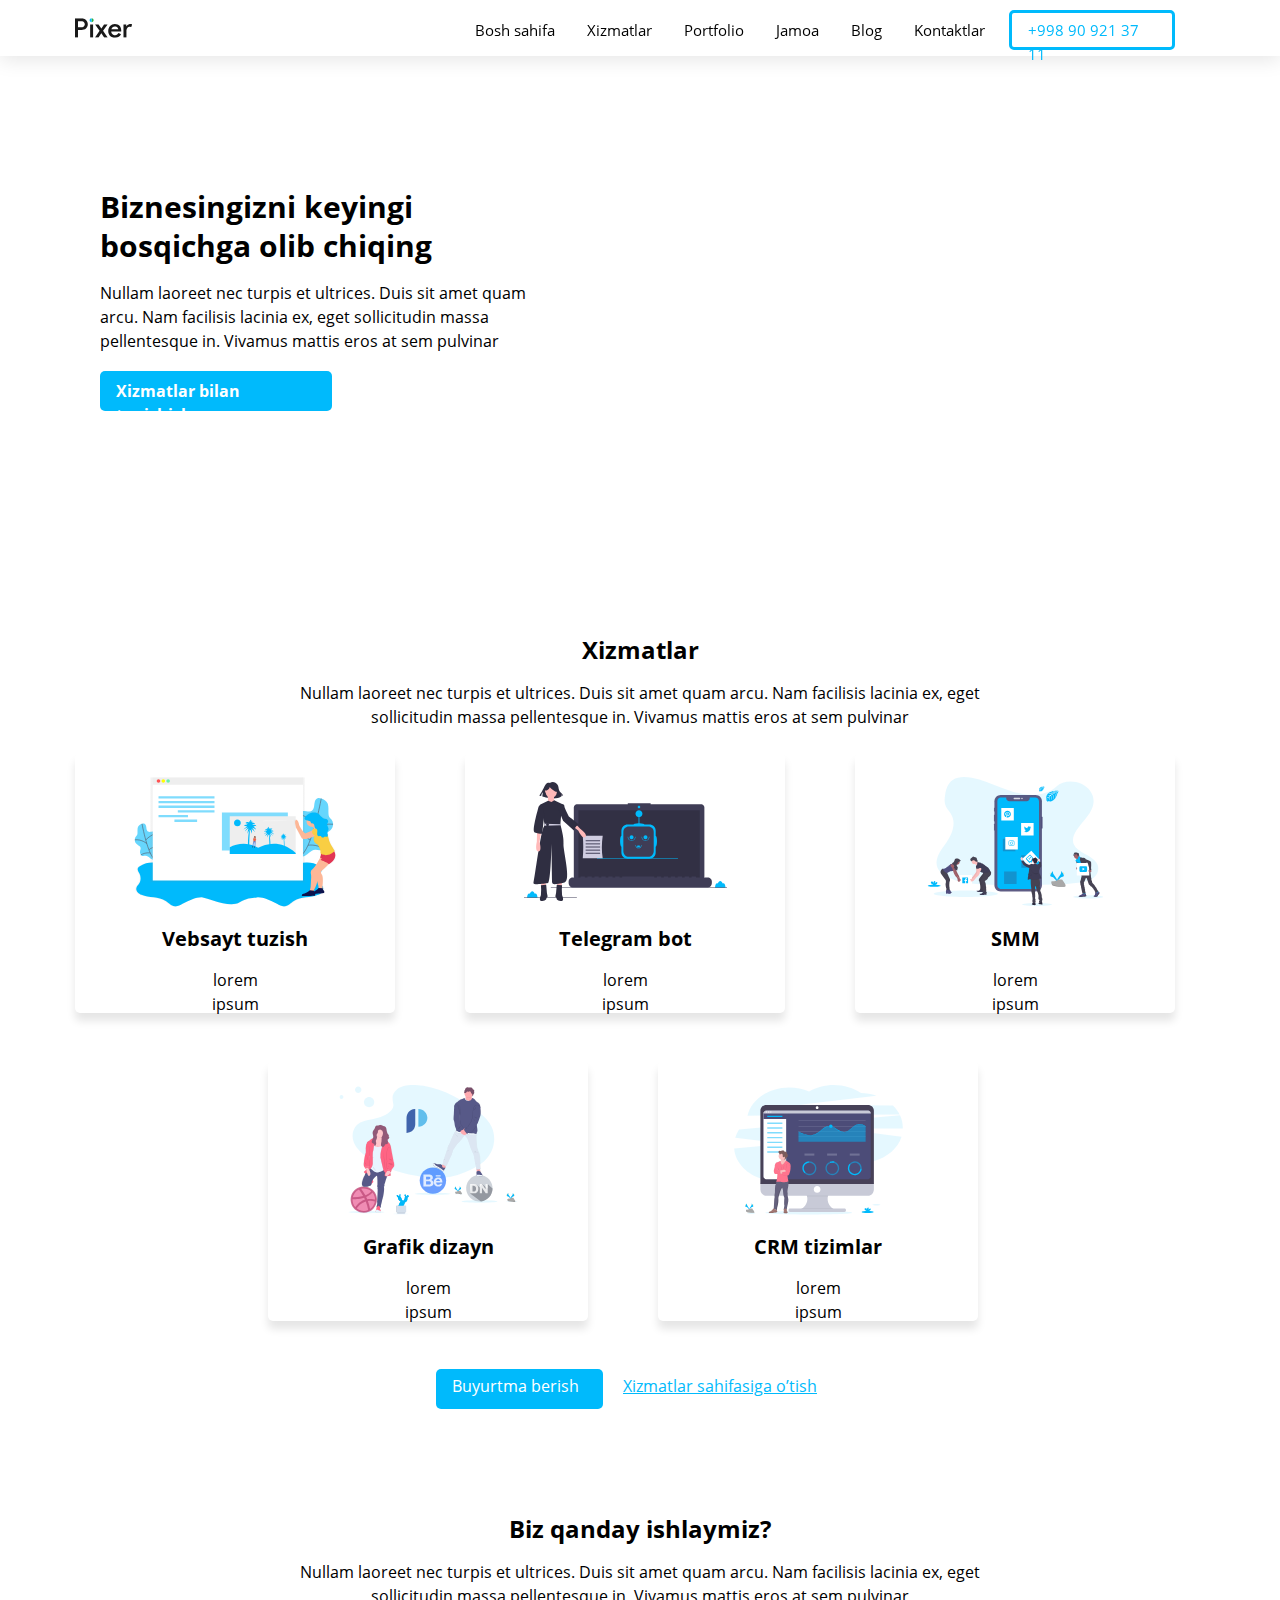
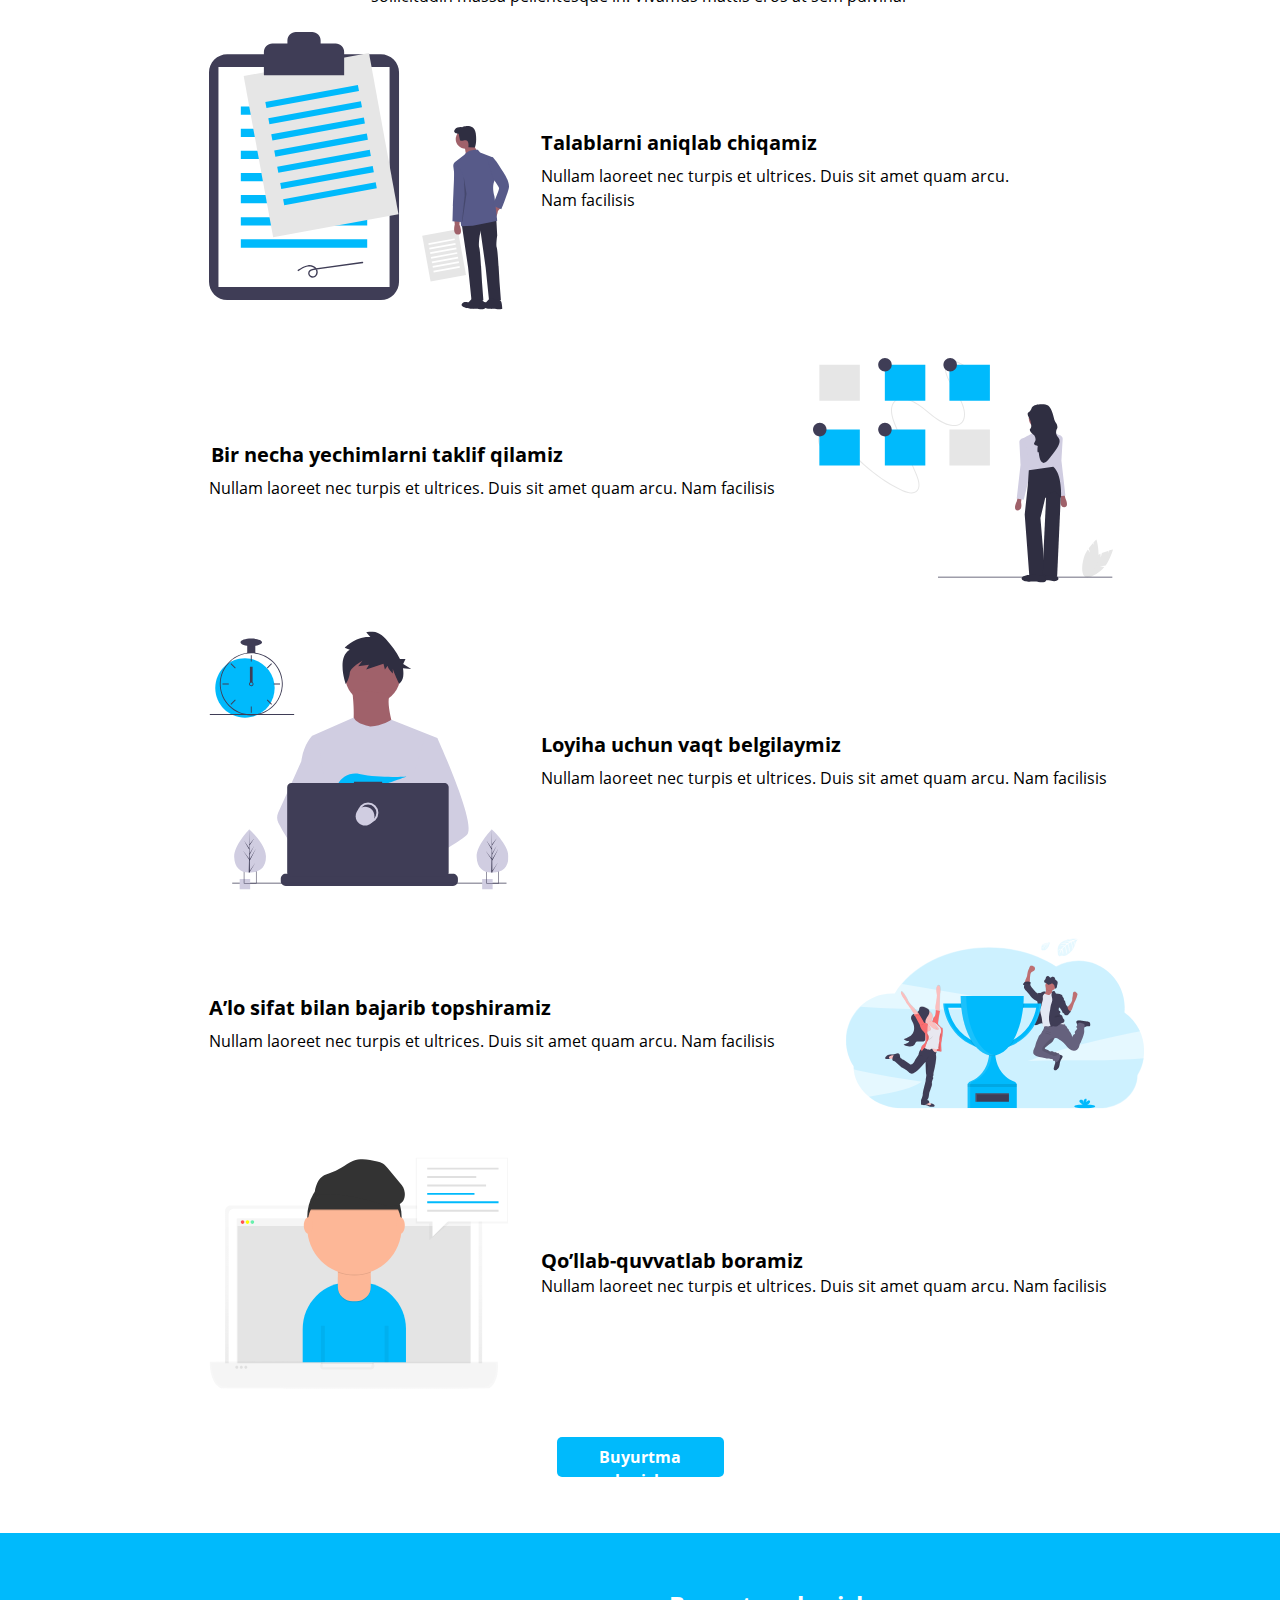
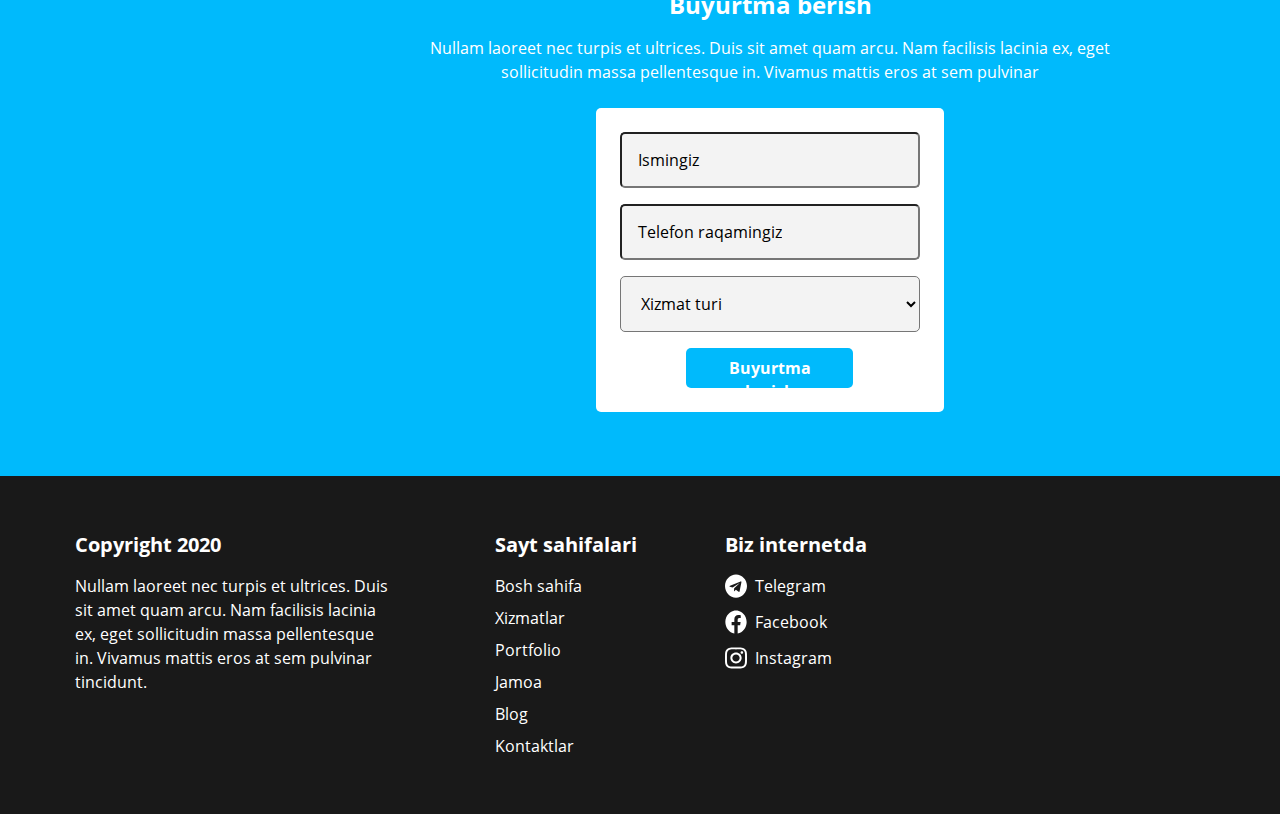
<file: index.html>
<!DOCTYPE html>
<html lang="en">

<head>
    <meta charset="UTF-8">
    <meta http-equiv="X-UA-Compatible" content="IE=edge">
    <meta name="viewport" content="width=device-width, initial-scale=1.0">
    <title>imtihon</title>
    <link rel="stylesheet" href="./css/normalize.css">
    <link rel="stylesheet" href="./css/fonts.css">
    <link rel="stylesheet" href="./css/styleprefixmini.css">
</head>

<body>

    <header class="header">
        <div class="container">
            <div class="pixer">


                <nav class="nav">
                    <ul class="header_right">
                        <li> <img class="logo_img" src="./img/pixer-logo.svg" alt="logo" width="58.11" height="20"></li>
                        <li class="header_right_item"><a class="nav_link" href="#">Bosh sahifa</a></li>
                        <li class="header_right_item"><a class="nav_link xizmat_service" href="#">Xizmatlar</a>
                            <ul class="drop_menu">
                                <li class="drop_menu_item"><a class="drop_link" href="#">Vebsayt</a></li>
                                <li class="drop_menu_item"><a class="drop_link" href="#">Telegram bot</a></li>
                                <li class="drop_menu_item"><a class="drop_link" href="#">SMM</a></li>
                                <li class="drop_menu_item"><a class="drop_link" href="#">Grafik dizayn</a></li>
                                <li class="drop_menu_item"><a class="drop_link" href="#">CRM tizim</a></li>
                            </ul>
                        </li>
                        <li class="header_right_item"><a class="nav_link" href="#">Portfolio</a></li>
                        <li class="header_right_item"><a class="nav_link" href="#">Jamoa</a></li>
                        <li class="header_right_item"><a class="nav_link" href="#">Blog</a></li>
                        <li class="header_right_item contact"><a class="nav_link" href="#">Kontaktlar</a></li>
                        <li class="header_right_item "><a class="tel_link " href="tel">
                                <p class="tel_number">+998 90 921 37 11</p>
                            </a></li>

                    </ul>
                </nav>

            </div>

        </div>
    </header>

    <main class="main">
        <section class="section_one">
            <div class="container">
                <div class="page_one">
                    <div class="info_one">
                        <h1 class="info_one_title">Biznesingizni keyingi bosqichga
                            olib chiqing</h1>
                        <p class="info_one_text">Nullam laoreet nec turpis et ultrices. Duis sit amet quam arcu. Nam
                            facilisis lacinia ex, eget sollicitudin massa pellentesque in. Vivamus mattis eros at sem
                            pulvinar</p>
                        <a class="service_link" href="#">
                            <p class="servise_text">Xizmatlar bilan tanishish</p>
                        </a>
                    </div>
                    <iframe class="video" width="458" height="258" src="https://www.youtube.com/embed/3KAn4tChGa0"
                        title="YouTube video player" frameborder="0"
                        allow="accelerometer; autoplay; clipboard-write; encrypted-media; gyroscope; picture-in-picture"
                        allowfullscreen></iframe>

                </div>

            </div>
        </section>
        <section   class="section_two">
            <div class="container">
                
                    <h3 class="page_two_title">Xizmatlar</h3>
                <p class="page_two_text">Nullam laoreet nec turpis et ultrices. Duis sit amet quam arcu. Nam facilisis
                    lacinia ex, eget sollicitudin massa pellentesque in. Vivamus mattis eros at sem pulvinar</p>
                <ul class="service_menu">
                    <li class="menu_item"><img class="vebsayt_img" src="./img/vebsayt.svg" alt="vebsayt" width="203"
                            height="130">
                        <h3 class="vebsayt_title">Vebsayt tuzish</h3>
                        <p class="vebsayt_text">lorem ipsum</p>
                    </li>
                    <li class="menu_item"><img class="vebsayt_img" src="./img/bot-illustration.svg" alt="telegram bot" width="203"
                            height="130">
                        <h3 class="vebsayt_title">Telegram bot</h3>
                        <p class="vebsayt_text">lorem ipsum</p>
                    </li>
                    <li class="menu_item"><img class="vebsayt_img" src="./img/smm-illustration.svg" alt="smm" width="203"
                            height="130">
                        <h3 class="vebsayt_title">SMM</h3>
                        <p class="vebsayt_text">lorem ipsum</p>
                    </li>
                    <li class="menu_item four"><img class="vebsayt_img" src="./img/design-illustration.svg" alt="design"
                            width="203" height="130">
                        <h3 class="vebsayt_title">Grafik dizayn</h3>
                        <p class="vebsayt_text">lorem ipsum</p>
                    </li>
                    <li class="menu_item "><img class="vebsayt_img" src="./img/crm-illustration.svg" alt="crm" width="203"
                            height="130">
                        <h3 class="vebsayt_title">CRM tizimlar</h3>
                        <p class="vebsayt_text">lorem ipsum</p>
                    </li>


                </ul>

                <a class="buyurtma_link" href="#5">Buyurtma berish</a>
                <a class="xizmatlar_link" href="./xizmat.html">Xizmatlar sahifasiga o’tish</a>
               
            </div>
        </section>

        <section class="section_three">
            <div class="container">
                <h3 class="page_three_title">Biz qanday ishlaymiz?</h3>
                <p class="page_three_text">Nullam laoreet nec turpis et ultrices. Duis sit amet quam arcu. Nam facilisis
                    lacinia ex, eget sollicitudin massa pellentesque in. Vivamus mattis eros at sem pulvinar</p>
                <div class="box_one">
                    <img class="box_one_img" src="./img/image_one.svg" alt="image" width="300" height="278">
                    <div>
                        <h4 class="box_one_title">Talablarni aniqlab chiqamiz</h4>
                        <p class="box_one_text">Nullam laoreet nec turpis et ultrices. Duis sit amet quam arcu. Nam
                            facilisis</p>
                    </div>
                </div>
                <div class="box_two">
                    <div class="taklif">
                        <h4 class="box_two_title">Bir necha yechimlarni taklif qilamiz</h4>
                        <p class="box_two_text">Nullam laoreet nec turpis et ultrices. Duis sit amet quam arcu. Nam
                            facilisis</p>
                    </div>

                    <img class="box_two_img" src="./img/image_two.svg" alt="image" width="300" height="225">

                </div>

                <div class="box_three">
                    <img class="box_three_img" src="./img/image_three.svg" alt="image" width="300" height="259">

                    <div>
                        <h4 class="box_three_title">Loyiha uchun vaqt belgilaymiz</h4>
                        <p class="box_three_text">Nullam laoreet nec turpis et ultrices. Duis sit amet quam arcu. Nam
                            facilisis</p>
                    </div>


                </div>

                <div class="box_four">
                    <div>
                        <h4 class="box_four_title">A’lo sifat bilan bajarib topshiramiz</h4>
                        <p class="box_four_text">Nullam laoreet nec turpis et ultrices. Duis sit amet quam arcu. Nam
                            facilisis</p>
                    </div>
                    <img class="box_four_img" src="./img/image_four.svg" alt="image" width="300" height="171">


                </div>


                <div class="box_five">
                    <img class="box_five_img" src="./img/image_five.svg" alt="image" width="300" height="232">
                    <div>
                        <h4 class="box_five_title">Qo’llab-quvvatlab boramiz</h4>
                        <p class="box_five_text">Nullam laoreet nec turpis et ultrices. Duis sit amet quam arcu. Nam
                            facilisis</p>
                    </div>

                </div>


                <a class="box_link" href="#5">
                    <p class="box_link_text">Buyurtma berish</p>
                </a>

            </div>
        </section>

        <section id="5" class="section_four">
            <div class="container">
                <h3 class="section_four_title">Buyurtma berish</h3>
                <p class="section_four_text">Nullam laoreet nec turpis et ultrices. Duis sit amet quam arcu. Nam
                    facilisis lacinia ex, eget sollicitudin massa pellentesque in. Vivamus mattis eros at sem pulvinar
                </p>

                <div class="infotmation">
                  


                    <form method="POST" action="http://echo.htmlacademy.ru">
                        <input minlength="3" maxlength="15" class="baza" name="user_name" type="text" placeholder="Ismingiz" required>

                        <input class="baza" name="user_phone" pattern="^(?:\d{10,12}|\+\d{10,12}|\w+@\w+\.\w{2,4})$" type="tel" placeholder="Telefon raqamingiz" required>

                        <select class="select" name="user_service" id="">
                            <option selected disabled value="Xizmat turi">Xizmat turi</option>
                            <option value="Vebsayt">Vebsayt</option>
                            <option value="Telegram bot">Telegram bot</option>
                            <option value="SMM">SMM</option>
                            <option value="Grafik dizayn">Grafik dizayn</option>
                            <option value="CRM tizim">CRM tizim</option>
                        </select>

                        <button class="button" type="submit"><p class="button_text">Buyurtma berish</p></button>

                    </form>





                </div>


            </div>
        </section>

      
    </main>


    <footer class="footer">
        <div class="container">
            <div class="footer_var">
                <div class="footer_menu_one">
                    <h4 class="footer_menu_one_title">Copyright 2020</h4>
                    <p class="footer_menu_one_text">Nullam laoreet nec turpis et ultrices. Duis sit amet quam arcu.
                        Nam facilisis lacinia ex, eget sollicitudin massa pellentesque in. Vivamus mattis eros at
                        sem pulvinar tincidunt.</p>
                </div>
                <ul class="footer_menu_two">
                    <h4 class="footer_menu_two_title">Sayt sahifalari</h4>
                    <li class="footer_menu_two_text"><a class="footer_two_link" href="#">Bosh sahifa</a></li>
                    <li class="footer_menu_two_text"><a class="footer_two_link" href="#">Xizmatlar</a></li>
                    <li class="footer_menu_two_text"><a class="footer_two_link" href="#">Portfolio</a></li>
                    <li class="footer_menu_two_text"><a class="footer_two_link" href="#">Jamoa</a></li>
                    <li class="footer_menu_two_text"><a class="footer_two_link" href="#">Blog</a></li>
                    <li class="footer_menu_two_text"><a class="footer_two_link" href="#">Kontaktlar</a></li>
                </ul>
                <ul class="footer_menu_three">
                    <h4 class="footer_menu_three_title">Biz internetda</h4>
                    <li class="footer_menu_three_text"><img class="footer_img" src="./img/teleg.svg" alt="telegram"
                            width="22" height="24"><a class="tarmoq_link" href="#">Telegram</a></li>
                    <li class="footer_menu_three_text"><img class="footer_img" src="./img/facebook.svg"
                            alt="facebook" width="22" height="24"><a class="tarmoq_link" href="#">Facebook</a></li>
                    <li class="footer_menu_three_text"><img class="footer_img" src="./img/instagram.svg"
                            alt="instagram" width="22" height="24"><a class="tarmoq_link" href="#">Instagram</a>
                    </li>
                </ul>

            </div>
        </div>
    </footer>



</body>

</html>
</file>
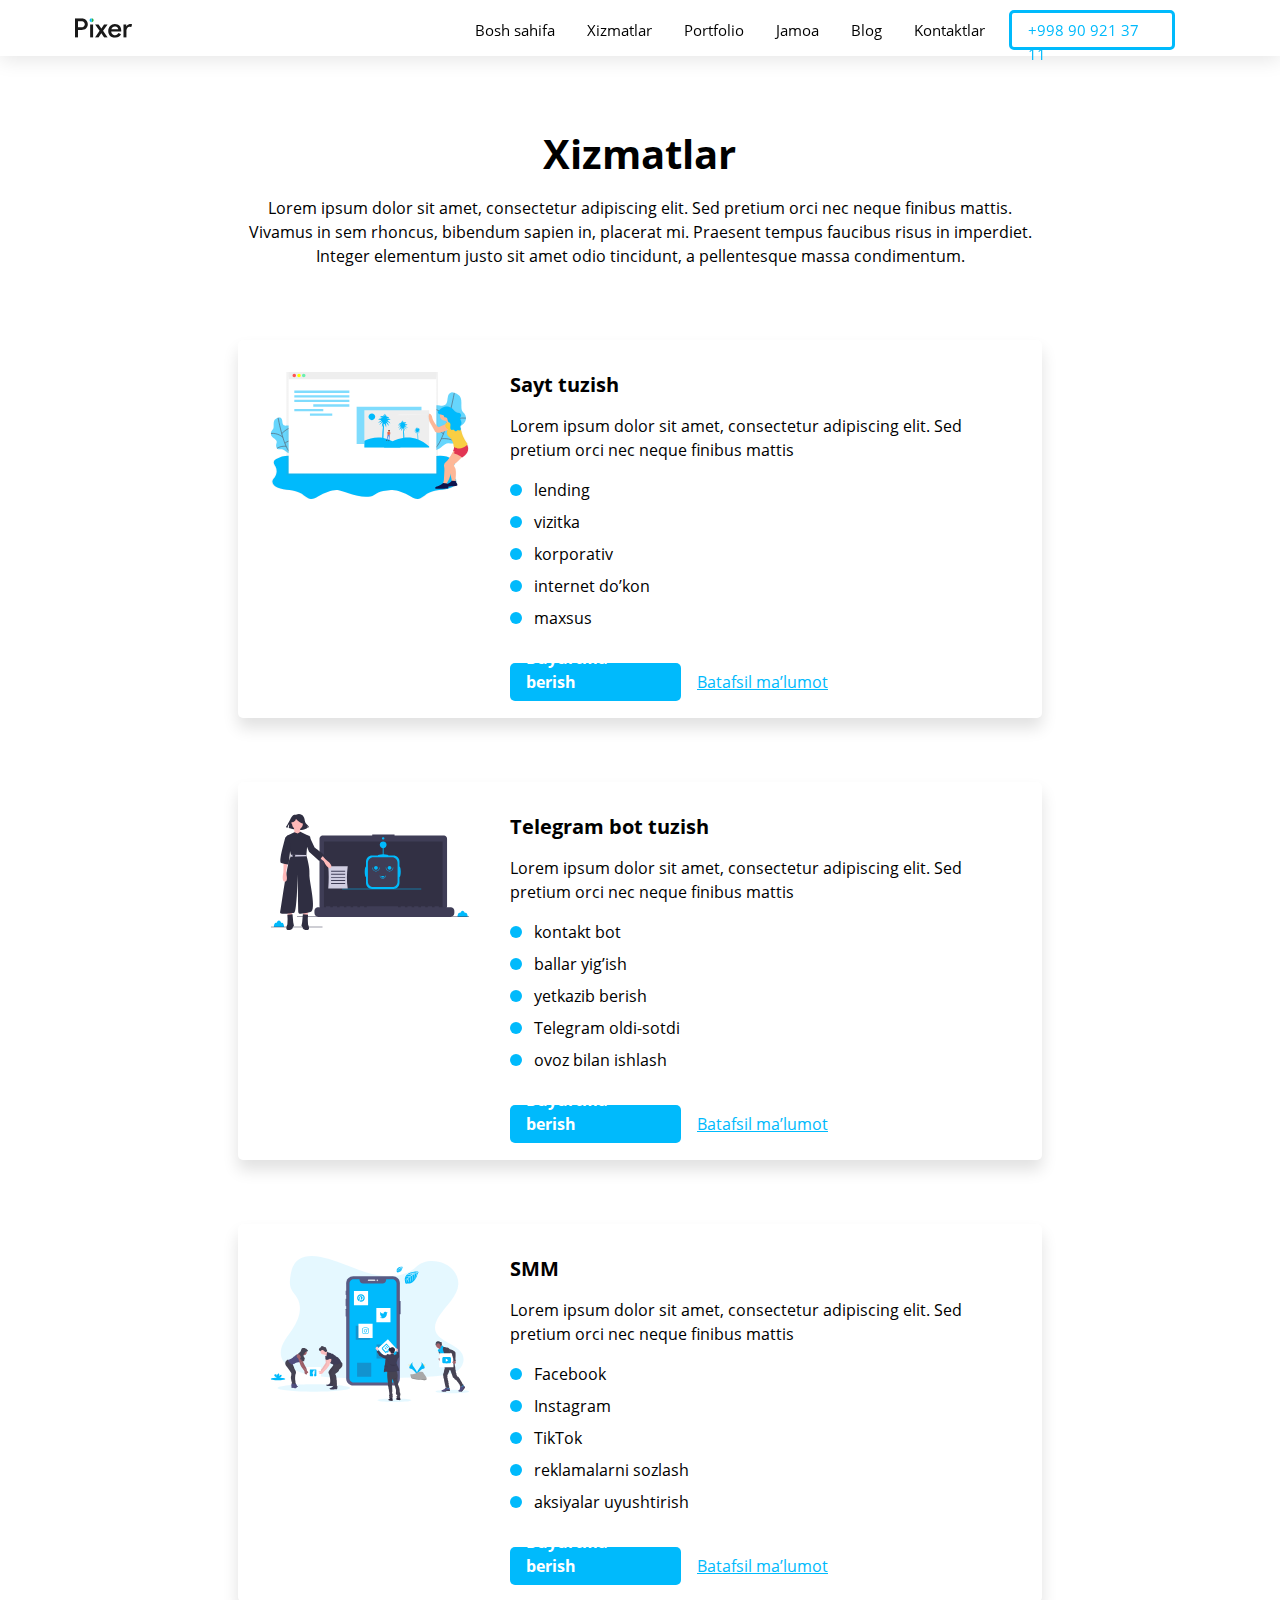
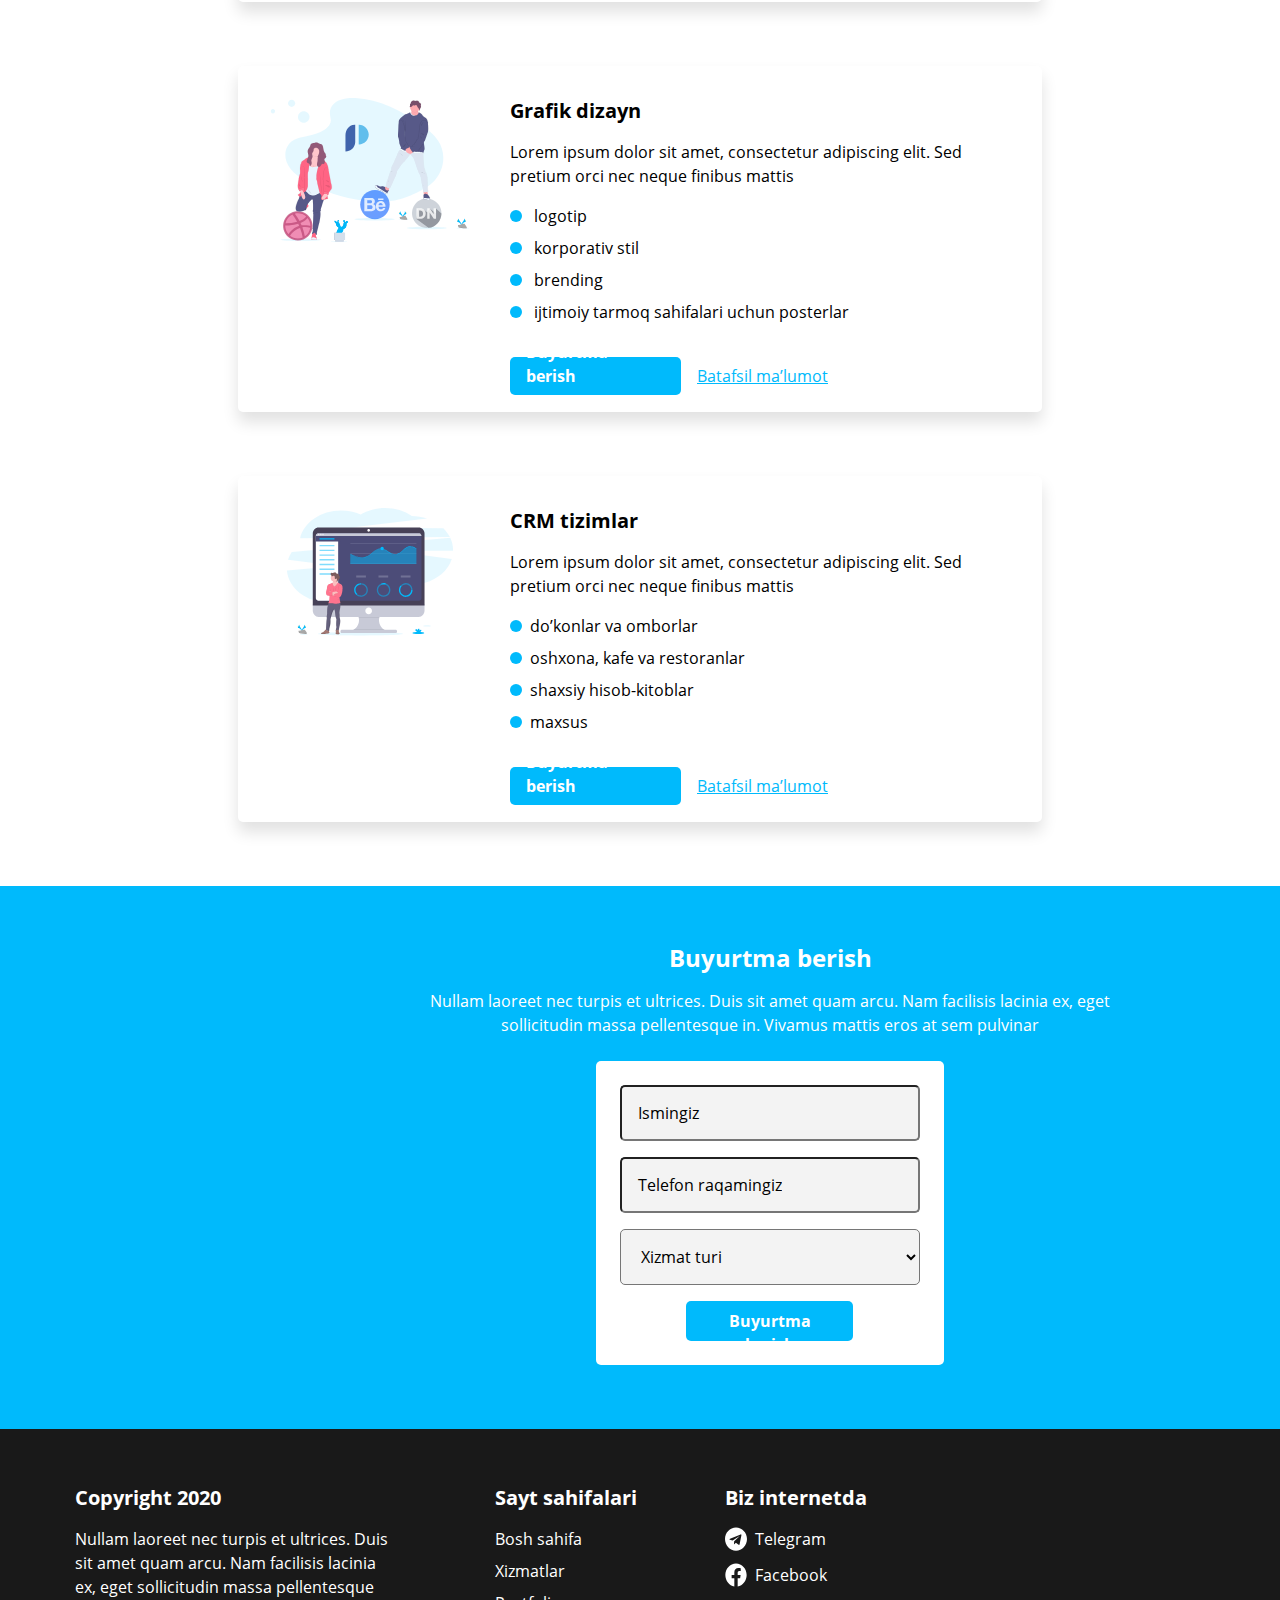
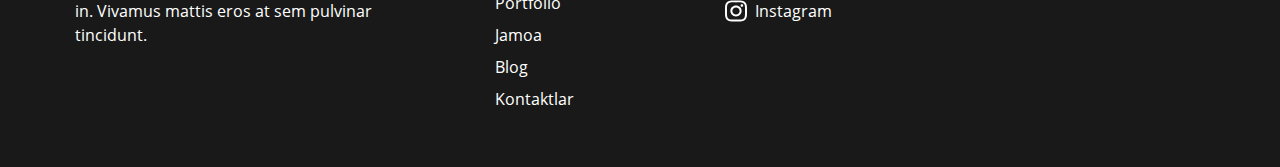
<file: xizmat.html>
<!DOCTYPE html>
<html lang="en">

<head>
    <meta charset="UTF-8">
    <meta http-equiv="X-UA-Compatible" content="IE=edge">
    <meta name="viewport" content="width=device-width, initial-scale=1.0">
    <title>Xizmatlar</title>
    <link rel="stylesheet" href="./css/normalize.css">
    <link rel="stylesheet" href="./css/fonts.css">
    <link rel="stylesheet" href="./css/xizmatprefixmini.css">
</head>

<body>

    <header class="header">
        <div class="container">
            <div class="pixer">


                <nav class="nav">
                    <ul class="header_right">
                        <li> <img class="logo_img" src="./img/pixer-logo.svg" alt="logo" width="58.11" height="20"></li>
                        <li class="header_right_item"><a class="nav_link" href="#">Bosh sahifa</a></li>
                        <li class="header_right_item"><a class="nav_link xizmat_service" href="#">Xizmatlar</a>
                            <ul class="drop_menu">
                                <li class="drop_menu_item"><a class="drop_link" href="#">Vebsayt</a></li>
                                <li class="drop_menu_item"><a class="drop_link" href="#">Telegram bot</a></li>
                                <li class="drop_menu_item"><a class="drop_link" href="#">SMM</a></li>
                                <li class="drop_menu_item"><a class="drop_link" href="#">Grafik dizayn</a></li>
                                <li class="drop_menu_item"><a class="drop_link" href="#">CRM tizim</a></li>
                            </ul>
                        </li>
                        <li class="header_right_item"><a class="nav_link" href="#">Portfolio</a></li>
                        <li class="header_right_item"><a class="nav_link" href="#">Jamoa</a></li>
                        <li class="header_right_item"><a class="nav_link" href="#">Blog</a></li>
                        <li class="header_right_item contact"><a class="nav_link" href="#">Kontaktlar</a></li>
                        <li class="header_right_item "><a class="tel_link " href="tel">
                                <p class="tel_number">+998 90 921 37 11</p>
                            </a></li>

                    </ul>
                </nav>

            </div>

        </div>
    </header>

    <main class="main_two">
        <section class="xizmatlar">
            <div class="container">
                <div>
                    <h1 class="xizmatlar_title">Xizmatlar</h1>

                    <p class="xizmatlar_text">Lorem ipsum dolor sit amet, consectetur adipiscing elit. Sed pretium orci
                        nec neque finibus mattis. Vivamus in sem rhoncus, bibendum sapien in, placerat mi. Praesent
                        tempus faucibus risus in imperdiet. Integer elementum justo sit amet odio tincidunt, a
                        pellentesque massa condimentum.</p>
                </div>
            </div>
        </section>

        <section class="service_information">

            <div class="container">
                <ul class="info_box_menu">


                    <li class="info_box">
                        <img class="info_box_img" src="./img/website.svg" alt=" website" width="200" height="128">
                        <div class="number_one">
                            <h3 class="number_one_title">Sayt tuzish</h3>
                            <p class="number_one_text">Lorem ipsum dolor sit amet, consectetur adipiscing elit. Sed
                                pretium orci nec neque finibus mattis</p>
                            <ul class="qator">
                                <li class="qator_1">
                                    <div class="doira"></div> lending
                                </li>
                                <li class="qator_1">
                                    <div class="doira"></div> vizitka
                                </li>
                                <li class="qator_1">
                                    <div class="doira"></div> korporativ
                                </li>
                                <li class="qator_1">
                                    <div class="doira"></div> internet do’kon
                                </li>
                                <li class="qator_1">
                                    <div class="doira"></div> maxsus
                                </li>
                            </ul>
                            <a class="info_box_link" href="#4">
                                <p class="info_box_word">Buyurtma berish</p>
                            </a>

                            <a class="batafsil" href="#">Batafsil ma’lumot</a>
                        </div>
                    </li>

                    <li class="info_box">
                        <img class="info_box_img" src="./img/bot-illustration.svg" alt="bot" width="200" height="117">
                        <div class="number_one">
                            <h3 class="number_one_title">Telegram bot tuzish</h3>
                            <p class="number_one_text">Lorem ipsum dolor sit amet, consectetur adipiscing elit. Sed
                                pretium orci nec neque finibus mattis</p>
                            <ul class="qator">
                                <li class="qator_1">
                                    <div class="doira"></div> kontakt bot
                                </li>
                                <li class="qator_1">
                                    <div class="doira"></div> ballar yig’ish
                                </li>
                                <li class="qator_1">
                                    <div class="doira"></div> yetkazib berish
                                </li>
                                <li class="qator_1">
                                    <div class="doira"></div> Telegram oldi-sotdi
                                </li>
                                <li class="qator_1">
                                    <div class="doira"></div> ovoz bilan ishlash
                                </li>
                            </ul>
                            <a class="info_box_link" href="#4">
                                <p class="info_box_word">Buyurtma berish</p>
                            </a>

                            <a class="batafsil" href="#">Batafsil ma’lumot</a>
                        </div>
                    </li>
                    <li class="info_box">
                        <img class="info_box_img" src="./img/smm-illustration.svg" alt=" website" width="200"
                            height="147">
                        <div class="number_one">
                            <h3 class="number_one_title">SMM</h3>
                            <p class="number_one_text">Lorem ipsum dolor sit amet, consectetur adipiscing elit. Sed
                                pretium orci nec neque finibus mattis</p>
                            <ul class="qator">
                                <li class="qator_1">
                                    <div class="doira"></div> Facebook
                                </li>
                                <li class="qator_1">
                                    <div class="doira"></div> Instagram
                                </li>
                                <li class="qator_1">
                                    <div class="doira"></div> TikTok
                                </li>
                                <li class="qator_1">
                                    <div class="doira"></div> reklamalarni sozlash
                                </li>
                                <li class="qator_1">
                                    <div class="doira"></div> aksiyalar uyushtirish
                                </li>
                            </ul>
                            <a class="info_box_link" href="#4">
                                <p class="info_box_word">Buyurtma berish</p>
                            </a>

                            <a class="batafsil" href="#">Batafsil ma’lumot</a>
                        </div>
                    </li>
                    <li class="info_box_design">
                        <img class="info_box_img" src="./img/design-illustration.svg" alt=" website" width="200"
                            height="145">
                        <div class="number_one">
                            <h3 class="number_one_title">Grafik dizayn</h3>
                            <p class="number_one_text">Lorem ipsum dolor sit amet, consectetur adipiscing elit. Sed
                                pretium orci nec neque finibus mattis</p>
                            <ul class="qator">
                                <li class="qator_1">
                                    <div class="doira"></div> logotip
                                </li>
                                <li class="qator_1">
                                    <div class="doira"></div> korporativ stil
                                </li>
                                <li class="qator_1">
                                    <div class="doira"></div> brending
                                </li>
                                <li class="qator_1 qator_2">
                                    <div class="doira"></div> ijtimoiy tarmoq sahifalari uchun posterlar
                                </li>

                            </ul>
                            <a class="info_box_link" href="#4">
                                <p class="info_box_word">Buyurtma berish</p>
                            </a>

                            <a class="batafsil" href="#">Batafsil ma’lumot</a>
                        </div>
                    </li>
                    <li class="info_box_design">
                        <img class="info_box_img" src="./img/crm-illustration.svg" alt="crm" width="200" height="128">
                        <div class="number_one">
                            <h3 class="number_one_title">CRM tizimlar</h3>  
                            <p class="number_one_text">Lorem ipsum dolor sit amet, consectetur adipiscing elit. Sed
                                pretium orci nec neque finibus mattis</p>
                            <ul class="qator">
                                <li class="qator_1">
                                    <div class="doira"></div>do’konlar va omborlar
                                </li>
                                <li class="qator_1">
                                    <div class="doira"></div>oshxona, kafe va restoranlar
                                </li>
                                <li class="qator_1">
                                    <div class="doira"></div>shaxsiy hisob-kitoblar
                                </li>
                                <li class="qator_1 qator_2">
                                    <div class="doira"></div>maxsus
                                </li>

                            </ul>
                            <a class="info_box_link" href="#4">
                                <p class="info_box_word">Buyurtma berish</p>
                            </a>

                            <a class="batafsil" href="#">Batafsil ma’lumot</a>
                        </div>
                    </li>


                </ul>

            </div>


        </section>

        <section id="4" class="section_four">
            <div class="container">
                <h3 class="section_four_title">Buyurtma berish</h3>
                <p class="section_four_text">Nullam laoreet nec turpis et ultrices. Duis sit amet quam arcu. Nam
                    facilisis lacinia ex, eget sollicitudin massa pellentesque in. Vivamus mattis eros at sem pulvinar
                </p>

                <div class="infotmation">



                    <form method="POST" action="http://echo.htmlacademy.ru">
                        <input minlength="3" maxlength="15" class="baza" name="user_name" type="text"
                            placeholder="Ismingiz" required>

                        <input class="baza" name="user_phone" pattern="^(?:\d{10,12}|\+\d{10,12}|\w+@\w+\.\w{2,4})$"
                            type="tel" placeholder="Telefon raqamingiz" required>

                        <select class="select" name="user_service" id="">
                            <option selected disabled value="Xizmat turi">Xizmat turi</option>
                            <option value="Vebsayt">Vebsayt</option>
                            <option value="Telegram bot">Telegram bot</option>
                            <option value="SMM">SMM</option>
                            <option value="Grafik dizayn">Grafik dizayn</option>
                            <option value="CRM tizim">CRM tizim</option>
                        </select>

                        <button class="button" type="submit">
                            <p class="button_text">Buyurtma berish</p>
                        </button>

                    </form>





                </div>


            </div>
        </section>
    </main>




    <footer class="footer">
        <div class="container">
            <div class="footer_var">
                <div class="footer_menu_one">
                    <h4 class="footer_menu_one_title">Copyright 2020</h4>
                    <p class="footer_menu_one_text">Nullam laoreet nec turpis et ultrices. Duis sit amet quam arcu.
                        Nam facilisis lacinia ex, eget sollicitudin massa pellentesque in. Vivamus mattis eros at
                        sem pulvinar tincidunt.</p>
                </div>
                <ul class="footer_menu_two">
                    <h4 class="footer_menu_two_title">Sayt sahifalari</h4>
                    <li class="footer_menu_two_text"><a class="footer_two_link" href="#">Bosh sahifa</a></li>
                    <li class="footer_menu_two_text"><a class="footer_two_link" href="#">Xizmatlar</a></li>
                    <li class="footer_menu_two_text"><a class="footer_two_link" href="#">Portfolio</a></li>
                    <li class="footer_menu_two_text"><a class="footer_two_link" href="#">Jamoa</a></li>
                    <li class="footer_menu_two_text"><a class="footer_two_link" href="#">Blog</a></li>
                    <li class="footer_menu_two_text"><a class="footer_two_link" href="#">Kontaktlar</a></li>
                </ul>
                <ul class="footer_menu_three">
                    <h4 class="footer_menu_three_title">Biz internetda</h4>
                    <li class="footer_menu_three_text"><img class="footer_img" src="./img/teleg.svg" alt="telegram"
                            width="22" height="24"><a class="tarmoq_link" href="#">Telegram</a></li>
                    <li class="footer_menu_three_text"><img class="footer_img" src="./img/facebook.svg" alt="facebook"
                            width="22" height="24"><a class="tarmoq_link" href="#">Facebook</a></li>
                    <li class="footer_menu_three_text"><img class="footer_img" src="./img/instagram.svg" alt="instagram"
                            width="22" height="24"><a class="tarmoq_link" href="#">Instagram</a>
                    </li>
                </ul>

            </div>
        </div>
    </footer>


</body>

</html>
</file>
<file: css/fonts.css>
/* open-sans-regular - latin */
@font-face {
    font-family: 'Open Sans';
    font-style: normal;
    font-weight: 400;
    src: local(''),
         url('../fonts/open-sans-v20-latin-regular.woff2') format('woff2'), /* Chrome 26+, Opera 23+, Firefox 39+ */
         url('../fonts/open-sans-v20-latin-regular.woff') format('woff'); /* Chrome 6+, Firefox 3.6+, IE 9+, Safari 5.1+ */
  }
  /* open-sans-700 - latin */
  @font-face {
    font-family: 'Open Sans';
    font-style: normal;
    font-weight: 700;
    src: local(''),
         url('../fonts/open-sans-v20-latin-700.woff2') format('woff2'), /* Chrome 26+, Opera 23+, Firefox 39+ */
         url('../fonts/open-sans-v20-latin-700.woff') format('woff'); /* Chrome 6+, Firefox 3.6+, IE 9+, Safari 5.1+ */
  }
</file>
<file: css/styleprefixmini.css>
*,::after,::before{-webkit-box-sizing:border-box;box-sizing:border-box;margin:0;padding:0}body{font-family:"Open Sans",Areal,sans-serif;margin:0 auto}.container{width:1130px;margin:0 auto;padding:0}header{position:fixed;top:0;left:0;right:0;height:56px;background:#fff;-webkit-box-shadow:0 4px 20px rgba(0,0,0,.1);box-shadow:0 4px 20px rgba(0,0,0,.1);padding-top:10px}.header:hover{background:#fff;-webkit-box-shadow:0 4px 20px rgba(0,0,0,.1);box-shadow:0 4px 20px rgba(0,0,0,.1)}.pixer{display:-webkit-box;display:-ms-flexbox;display:flex;-webkit-box-pack:justify;-ms-flex-pack:justify;justify-content:space-between;-webkit-box-align:center;-ms-flex-align:center;align-items:center}.logo_img{width:58.11px;height:20px;margin-right:342px}.header_right{list-style-type:none;display:-webkit-box;display:-ms-flexbox;display:flex;-webkit-box-align:center;-ms-flex-align:center;align-items:center}.header_right_item{font-size:15px;line-height:24px;margin-right:32px}.header_right_item:nth-child(8){margin-right:0}.contact{margin-right:24px}.tel_link{text-decoration:none;display:-webkit-box;display:-ms-flexbox;display:flex;padding:8px 16px;width:166px;height:40px;background:#00bafc;border-radius:5px}.header:hover .tel_link{width:166px;height:40px;background:#fff;border:3px solid #00bafc;-webkit-box-sizing:border-box;box-sizing:border-box;border-radius:5px;color:#00bafc;padding:8px 16px;-webkit-box-align:center;-ms-flex-align:center;align-items:center}.header:hover .tel_number{color:#00bafc;width:128px;height:24px;font-weight:400;font-size:15px;line-height:24px}.drop_menu{position:absolute;list-style-type:none;display:none;width:140px;height:230px;left:680px;padding:16px;background:#fff;-webkit-box-shadow:0 4px 24px rgba(0,0,0,.1);box-shadow:0 4px 24px rgba(0,0,0,.1);border-radius:5px}.drop_menu_item{margin-bottom:16px}.drop_menu_item:nth-child(5){margin-bottom:0}.xizmat_service:hover+.drop_menu{display:block}.drop_link{height:24px;font-weight:400;font-size:16px;line-height:24px;color:#000}.tel_number{width:128px;height:24px;font-weight:400;font-size:15px;line-height:24px;color:#fff}a{text-decoration:none}.nav_link{width:73px;height:24px;font-weight:400;font-size:15px;line-height:24px;color:#000}.section_one{padding:80px 100px}.page_one{display:-webkit-box;display:-ms-flexbox;display:flex;-webkit-box-pack:justify;-ms-flex-pack:justify;justify-content:space-between;-webkit-box-align:center;-ms-flex-align:center;align-items:center;margin:0 auto;height:418px;background:#fff}.info_one{margin-right:172px}.info_one_title{width:470px;height:78px;font-weight:700;font-size:30px;line-height:130%;color:#000;margin-bottom:16px}.info_one_text{width:465px;height:74px;font-weight:400;font-size:16px;line-height:24px;color:#000;margin-bottom:16px}.service_link{display:-webkit-box;display:-ms-flexbox;display:flex;-webkit-box-orient:horizontal;-webkit-box-direction:normal;-ms-flex-direction:row;flex-direction:row;-webkit-box-align:center;-ms-flex-align:center;align-items:center;padding:8px 16px;width:232px;height:40px;background:#00bafc;border-radius:5px}.service_link:hover{background:rgba(0,186,252,.8);border-radius:5px}.service_link:checked{background:rgba(0,186,252,.6);border-radius:5px}.servise_text{width:200px;height:24px;font-weight:700;font-size:16px;line-height:24px;color:#fff}.section_two{width:1130px;height:879px;padding:56px 0;background:#fff;margin:0 auto}.page_two_title{width:117px;height:31px;font-weight:700;font-size:24px;line-height:130%;text-align:center;color:#000;margin:0 auto;margin-bottom:16px}.page_two_text{width:719px;height:48px;font-weight:400;font-size:16px;line-height:24px;text-align:center;color:#000;margin:0 auto;margin-bottom:24px}.service_menu{display:-webkit-box;display:-ms-flexbox;display:flex;-webkit-box-sizing:border-box;box-sizing:border-box;-ms-flex-wrap:wrap;flex-wrap:wrap;list-style-type:none}.menu_item{width:320px;height:260px;padding:24px 58.6px;background:#fff;-webkit-box-shadow:0 8px 8px rgba(0,0,0,.1);box-shadow:0 8px 8px rgba(0,0,0,.1);border-radius:5px;margin-right:70px;margin-bottom:48px}.menu_item:hover{background:#fff;-webkit-box-shadow:0 12px 21px rgba(0,0,0,.1);box-shadow:0 12px 21px rgba(0,0,0,.1);border-radius:5px}.menu_item:checked{background:#fff;-webkit-box-shadow:0 4px 4px rgba(0,0,0,.2);box-shadow:0 4px 4px rgba(0,0,0,.2);border-radius:5px}.menu_item:nth-child(3){margin-right:0}.four{margin-left:193px}.vebsayt_img{width:203px;height:130px;margin-bottom:16px}.vebsayt_title{width:146px;height:26px;font-weight:700;font-size:20px;line-height:130%;text-align:center;color:#000;margin:0 auto;margin-bottom:16px}.vebsayt_text{width:95px;height:24px;font-weight:400;font-size:16px;line-height:24px;text-align:center;color:#000;margin:0 auto}.buyurtma_link{margin-left:361px;width:167px;height:40px;display:inline-block;background:#00bafc;border-radius:5px;padding:8px 16px;color:#fff;margin-right:16px}.buyurtma_link:hover{background:rgba(0,186,252,.8);border-radius:5px}.buyurtma_link:checked{background:rgba(0,186,252,.6);border-radius:5px}.xizmatlar_link{font-weight:400;font-size:16px;line-height:24px;text-align:center;-webkit-text-decoration-line:underline;text-decoration-line:underline;color:#00bafc}.section_three{width:1130px;height:1675.81px;background:#fff;padding:56px 0;margin:0 auto}.page_three_title{width:262px;height:31px;font-weight:700;font-size:24px;line-height:130%;margin:0 auto;color:#000;margin-bottom:16px}.page_three_text{width:719px;height:48px;font-weight:400;font-size:16px;line-height:24px;margin:0 auto;text-align:center;color:#000;margin-bottom:24px}.box_one{margin-left:134px;display:-webkit-box;display:-ms-flexbox;display:flex;-webkit-box-align:center;-ms-flex-align:center;align-items:center;margin-bottom:48px}.box_one_img{width:300px;height:278px;margin-right:32px}.box_one_title{width:277px;height:26px;font-weight:700;font-size:20px;line-height:130%;color:#000;margin-bottom:8px}.box_one_text{width:493px;height:48px;font-weight:400;font-size:16px;line-height:24px;color:#000}.box_two{display:-webkit-box;display:-ms-flexbox;display:flex;margin-left:134px;-webkit-box-align:center;-ms-flex-align:center;align-items:center;margin-bottom:48px}.taklif{margin-right:38px}.box_two_title{width:355px;height:26px;font-weight:700;font-size:20px;line-height:130%;text-align:center;color:#000;margin-bottom:8px}.box_two_text{height:24px;font-weight:400;font-size:16px;line-height:24px;color:#000}.box_two_img{width:300px;height:225px}.box_three{display:-webkit-box;display:-ms-flexbox;display:flex;margin-left:134px;-webkit-box-align:center;-ms-flex-align:center;align-items:center;margin-bottom:48px}.box_three_img{width:300px;height:259px;margin-right:32px}.box_three_title{width:303px;height:26px;font-weight:700;font-size:20px;line-height:130%;margin-bottom:8px;color:#000}.box_three_text{height:24px;font-weight:400;font-size:16px;line-height:24px;color:#000}.box_four{display:-webkit-box;display:-ms-flexbox;display:flex;margin-left:134px;-webkit-box-align:center;-ms-flex-align:center;align-items:center;margin-bottom:48px}.box_four_title{width:343px;height:26px;font-weight:700;font-size:20px;line-height:130%;color:#000;margin-bottom:8px}.box_four_text{height:24px;font-weight:400;font-size:16px;line-height:24px;color:#000}.box_four_img{margin-left:70px;width:300px;height:171px}.box_five{display:-webkit-box;display:-ms-flexbox;display:flex;margin-left:134px;-webkit-box-align:center;-ms-flex-align:center;align-items:center;margin-bottom:48px}.box_five_img{width:300px;height:232px;margin-right:32px}.box_five_title{width:264px;height:26px;font-weight:700;font-size:20px;line-height:130%;color:#000;margin-right:8px}.box_five_text{height:24px;font-weight:400;font-size:16px;line-height:24px;color:#000}.box_link{width:167px;height:40px;display:inline-block;background:#00bafc;border-radius:5px;text-decoration:none;padding:8px 16px;text-align:center;margin:0 481.5px}.box_link:hover{background:rgba(0,186,252,.8);border-radius:5px}.box_link:checked{background:rgba(0,186,252,.6)}.box_link_text{width:135px;height:24px;font-weight:700;font-size:16px;line-height:24px;color:#fff}.box_link:hover{background:rgba(0,186,252,.8)}.box_link:checked{background:rgba(0,186,252,.6)}.section_four{width:100%;height:543px;background:#00bafc;margin:0 auto;padding:56px 205px 64px 205px}.section_four_title{width:203px;height:31px;font-weight:700;font-size:24px;line-height:130%;text-align:center;color:#fff;margin:0 auto;margin-bottom:16px}.section_four_text{height:48px;font-weight:400;font-size:16px;line-height:150%;color:#fff;margin:0 205px;text-align:center;margin-bottom:24px}.infotmation{width:348px;height:304px;background:#fff;border-radius:5px;padding:24px;margin:0 auto}.baza{width:300px;height:56px;background:#f3f3f3;border-radius:5px;margin-bottom:16px}.select{width:300px;height:56px;background:#f3f3f3;border-radius:5px;margin-bottom:16px;padding-left:16px;color:#000}.button{width:167px;height:40px;padding:8px 16px;background:#00bafc;border-radius:5px;margin:0 66px;border:none}.button_text{width:135px;height:24px;font-weight:700;font-size:16px;line-height:24px;color:#fff}.baza::-webkit-input-placeholder{width:144px;height:24px;font-weight:400;font-size:16px;line-height:150%;padding-left:16px;color:#000}.baza::-moz-placeholder{width:144px;height:24px;font-weight:400;font-size:16px;line-height:150%;padding-left:16px;color:#000}.baza:-ms-input-placeholder{width:144px;height:24px;font-weight:400;font-size:16px;line-height:150%;padding-left:16px;color:#000}.baza::-ms-input-placeholder{width:144px;height:24px;font-weight:400;font-size:16px;line-height:150%;padding-left:16px;color:#000}.baza::placeholder{width:144px;height:24px;font-weight:400;font-size:16px;line-height:150%;padding-left:16px;color:#000}.footer{width:100%px;height:338px;background:#191919;padding-top:56px;padding-right:auto;padding-bottom:56px;padding-left:0}.footer_var{display:-webkit-box;display:-ms-flexbox;display:flex}.footer_menu_one{margin-right:100px}.footer_menu_one_title{width:149px;height:26px;font-weight:700;font-size:20px;line-height:130%;color:#fff;margin-bottom:16px}.footer_menu_one_text{width:320px;height:120px;font-weight:400;font-size:16px;line-height:150%;color:#fff}.footer_menu_two{margin-right:87px;list-style-type:none}.footer_menu_two_title{width:143px;height:26px;font-weight:700;font-size:20px;line-height:130%;color:#fff;margin-bottom:16px}.footer_menu_two_text{margin-bottom:8px}.footer_two_link{text-decoration:none;height:24px;font-weight:400;font-size:16px;line-height:24px;color:#fff}.footer_two_link:hover{color:#00bafc}.footer_two_lin:checked{color:#00bafc;opacity:.6}.footer_menu_three_title{width:142px;height:26px;font-weight:700;font-size:20px;line-height:130%;color:#fff;margin-bottom:16px}.footer_img{width:22px;height:24px;margin-right:8px}.footer_menu_three_text{display:-webkit-box;display:-ms-flexbox;display:flex;-webkit-box-align:center;-ms-flex-align:center;align-items:center;margin-bottom:12px}.tarmoq_link{text-decoration:none;height:24px;font-weight:400;font-size:16px;line-height:24px;color:#fff}.footer_menu_three_text:checked .footer_img{opacity:.6}.footer_menu_three_text:hover .tarmoq_link{color:#00bafc}.footer_menu_three_text:checked .tarmoq_link{color:#00bafc;opacity:.6}
</file>
<file: css/xizmatprefixmini.css>
*,::after,::before{-webkit-box-sizing:border-box;box-sizing:border-box;margin:0;padding:0}body{font-family:"Open Sans",Areal,sans-serif}.container{width:1130px;margin:0 auto}header{position:fixed;top:0;left:0;right:0;height:56px;background:#fff;-webkit-box-shadow:0 4px 20px rgba(0,0,0,.1);box-shadow:0 4px 20px rgba(0,0,0,.1);padding-top:10px;margin-bottom:10px}.header:hover{background:#fff;-webkit-box-shadow:0 4px 20px rgba(0,0,0,.1);box-shadow:0 4px 20px rgba(0,0,0,.1)}.pixer{display:-webkit-box;display:-ms-flexbox;display:flex;-webkit-box-pack:justify;-ms-flex-pack:justify;justify-content:space-between;-webkit-box-align:center;-ms-flex-align:center;align-items:center}.logo_img{width:58.11px;height:20px;margin-right:342px}.header_right{list-style-type:none;display:-webkit-box;display:-ms-flexbox;display:flex;-webkit-box-align:center;-ms-flex-align:center;align-items:center}.header_right_item{font-size:15px;line-height:24px;margin-right:32px}.header_right_item:nth-child(8){margin-right:0}.contact{margin-right:24px}.tel_link{text-decoration:none;display:-webkit-box;display:-ms-flexbox;display:flex;padding:8px 16px;width:166px;height:40px;background:#00bafc;border-radius:5px}.header:hover .tel_link{width:166px;height:40px;background:#fff;border:3px solid #00bafc;-webkit-box-sizing:border-box;box-sizing:border-box;border-radius:5px;color:#00bafc;padding:8px 16px;-webkit-box-align:center;-ms-flex-align:center;align-items:center}.header:hover .tel_number{color:#00bafc;width:128px;height:24px;font-weight:400;font-size:15px;line-height:24px}.drop_menu{position:absolute;list-style-type:none;display:none;width:140px;height:230px;left:680px;padding:16px;background:#fff;-webkit-box-shadow:0 4px 24px rgba(0,0,0,.1);box-shadow:0 4px 24px rgba(0,0,0,.1);border-radius:5px}.drop_menu_item{margin-bottom:16px}.drop_menu_item:nth-child(5){margin-bottom:0}.xizmat_service:hover+.drop_menu{display:block}.drop_link{height:24px;font-weight:400;font-size:16px;line-height:24px;color:#000}.tel_number{width:128px;height:24px;font-weight:400;font-size:15px;line-height:24px;color:#fff}a{text-decoration:none}.nav_link{width:73px;height:24px;font-weight:400;font-size:15px;line-height:24px;color:#000}.xizmatlar{width:1130px;height:284px;background:#fff;padding:72px 0;margin:0 auto;margin-top:56px}.xizmatlar_title{width:194px;height:52px;font-weight:700;font-size:40px;line-height:130%;color:#000;margin:0 auto;margin-bottom:16px}.xizmatlar_text{width:800px;height:72px;font-weight:400;font-size:16px;line-height:24px;margin:0 auto;text-align:center;color:#000}.info_box{width:804px;height:378px;background:#fff;-webkit-box-shadow:0 10px 16px rgba(0,0,0,.12);box-shadow:0 10px 16px rgba(0,0,0,.12);border-radius:5px;padding:32px;display:-webkit-box;display:-ms-flexbox;display:flex;margin:0 auto;margin-bottom:64px}.info_box_design{width:804px;height:346px;background:#fff;-webkit-box-shadow:0 10px 16px rgba(0,0,0,.12);box-shadow:0 10px 16px rgba(0,0,0,.12);border-radius:5px;padding:32px;display:-webkit-box;display:-ms-flexbox;display:flex;margin:0 auto;margin-bottom:64px}.info_box:nth-child(5){margin-bottom:80px}.info_box_img{margin-right:40px}.number_one_title{height:26px;font-weight:700;font-size:20px;line-height:130%;color:#000;margin-bottom:16px}.number_one_text{width:500px;height:48px;font-weight:400;font-size:16px;line-height:24px;color:#000;margin-bottom:16px}.qator{list-style-type:none}.qator_1{height:24px;font-weight:400;font-size:16px;line-height:24px;color:#000;margin-bottom:8px}.qator_1:nth-child(5){margin-bottom:16px}.doira{display:inline-block;margin-right:8px;width:12px;height:12px;background-color:#00bafc;border-radius:12px}.qator_2{margin-bottom:16px}.info_box_link{width:167px;height:40px;padding:8px 16px;background:#00bafc;border-radius:5px;margin-right:16px}.info_box_word{width:135px;height:24px;font-weight:700;font-size:16px;line-height:24px;color:#fff;display:inline-block}.batafsil{font-weight:400;font-size:16px;line-height:24px;text-align:center;-webkit-text-decoration-line:underline;text-decoration-line:underline;color:#00bafc}.section_four{width:100%;height:543px;background:#00bafc;margin:0 auto;padding:56px 205px 64px 205px}.section_four_title{width:203px;height:31px;font-weight:700;font-size:24px;line-height:130%;text-align:center;color:#fff;margin:0 auto;margin-bottom:16px}.section_four_text{height:48px;font-weight:400;font-size:16px;line-height:150%;color:#fff;margin:0 205px;text-align:center;margin-bottom:24px}.infotmation{width:348px;height:304px;background:#fff;border-radius:5px;padding:24px;margin:0 auto}.baza{width:300px;height:56px;background:#f3f3f3;border-radius:5px;margin-bottom:16px}.select{width:300px;height:56px;background:#f3f3f3;border-radius:5px;margin-bottom:16px;padding-left:16px;color:#000}.button{width:167px;height:40px;padding:8px 16px;background:#00bafc;border-radius:5px;margin:0 66px;border:none}.button_text{width:135px;height:24px;font-weight:700;font-size:16px;line-height:24px;color:#fff}.baza::-webkit-input-placeholder{width:144px;height:24px;font-weight:400;font-size:16px;line-height:150%;padding-left:16px;color:#000}.baza::-moz-placeholder{width:144px;height:24px;font-weight:400;font-size:16px;line-height:150%;padding-left:16px;color:#000}.baza:-ms-input-placeholder{width:144px;height:24px;font-weight:400;font-size:16px;line-height:150%;padding-left:16px;color:#000}.baza::-ms-input-placeholder{width:144px;height:24px;font-weight:400;font-size:16px;line-height:150%;padding-left:16px;color:#000}.baza::placeholder{width:144px;height:24px;font-weight:400;font-size:16px;line-height:150%;padding-left:16px;color:#000}.footer{width:100%px;height:338px;background:#191919;padding-top:56px;padding-right:auto;padding-bottom:56px;padding-left:0}.footer_var{display:-webkit-box;display:-ms-flexbox;display:flex}.footer_menu_one{margin-right:100px}.footer_menu_one_title{width:149px;height:26px;font-weight:700;font-size:20px;line-height:130%;color:#fff;margin-bottom:16px}.footer_menu_one_text{width:320px;height:120px;font-weight:400;font-size:16px;line-height:150%;color:#fff}.footer_menu_two{margin-right:87px;list-style-type:none}.footer_menu_two_title{width:143px;height:26px;font-weight:700;font-size:20px;line-height:130%;color:#fff;margin-bottom:16px}.footer_menu_two_text{margin-bottom:8px}.footer_two_link{text-decoration:none;height:24px;font-weight:400;font-size:16px;line-height:24px;color:#fff}.footer_two_link:hover{color:#00bafc}.footer_two_lin:checked{color:#00bafc;opacity:.6}.footer_menu_three_title{width:142px;height:26px;font-weight:700;font-size:20px;line-height:130%;color:#fff;margin-bottom:16px}.footer_img{width:22px;height:24px;margin-right:8px}.footer_menu_three_text{display:-webkit-box;display:-ms-flexbox;display:flex;-webkit-box-align:center;-ms-flex-align:center;align-items:center;margin-bottom:12px}.tarmoq_link{text-decoration:none;height:24px;font-weight:400;font-size:16px;line-height:24px;color:#fff}.footer_menu_three_text:checked .footer_img{opacity:.6}.footer_menu_three_text:hover .tarmoq_link{color:#00bafc}.footer_menu_three_text:checked .tarmoq_link{color:#00bafc;opacity:.6}
</file>
